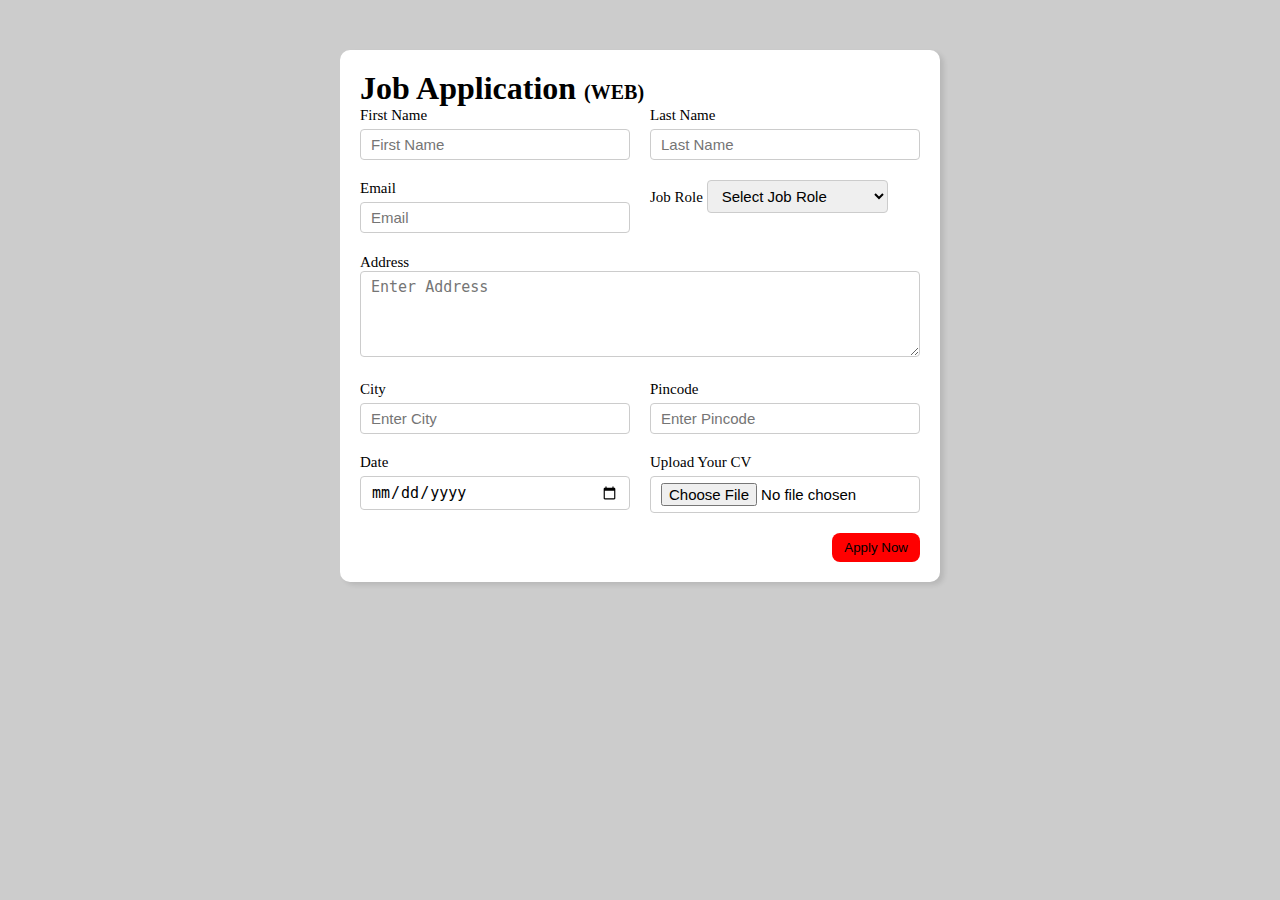
<file: Job Application/index.html>
<!DOCTYPE html>
<html lang="en">
<head>
    <meta charset="UTF-8">
    <meta http-equiv="X-UA-Compatible" content="IE=edge">
    <meta name="viewport" content="width=device-width, initial-scale=1.0">
    <title>Job Application</title>
    <link rel="stylesheet" href="style.css">
</head>
<body>
    <div class="container">
        <div class="apply-box">
            <h1>
                Job Application
                 <span class="title-small">(WEB)</span>
            </h1>
            <form action="">
                <div class="form-container">
                    <div class="form-controller">
                        <label for="First Name">
                        First Name
                        </label>
                        <input type="text" name="First Name" id="First Name" placeholder="First Name">
                    </div>
                    <div class="form-controller">
                        <label for="Last Name">
                        Last Name
                        </label>
                        <input type="text" name="Last Name" id="Last Name" placeholder="Last Name">
                    </div>
                    <div class="form-controller">
                        <label for="Email">
                        Email
                        </label>
                        <input type="email" name="Email" id="Email" placeholder="Email">
                    </div>
                    <div class="form-controller">
                        <label for="Job Role">
                        Job Role
                       <select name="Job Role" id="Job Role">
                        <option value="">Select Job Role</option>
                        <option value="">Frontend Developer</option>
                        <option value="">Backend Developer</option>
                        <option value="">Full Stack Developer</option>
                        <option value="">UI/UX Design</option>
                       </select>
                    </div>
                    <div class="text-area">
                        <label for="Address">
                            Address
                        </label>
                        <textarea name="Address" id="Address" cols="30
                        " rows="4" placeholder="Enter Address"></textarea>
                    </div>
                    <div class="form-controller">
                        <label for="City">
                            City
                        </label>
                        <input name="City" id="City" placeholder="Enter City">
                    </div>
                    <div class="form-controller">
                        <label for="Pincode">
                            Pincode
                        </label>
                        <input type="number" name="Pincode" id="Pincode" placeholder="Enter Pincode">
                    </div>
                    <div class="form-controller">
                        <label for="Date">
                            Date
                        </label>
                        <input value="28-09-2022" type="date" name="Date" id="Date">
                    </div>
                    <div class="form-controller">
                        <label for="Upload Your CV">
                            Upload Your CV
                        </label>
                        <input type="file" name="Upload Your CV" id="Upload Your CV">                       
                    </div>
                </div>
                <div class="button-container">
                    <button type="submit">Apply Now</button>
                </div>
            </form>
        </div>
    </div>
</body>
</html>
</file>
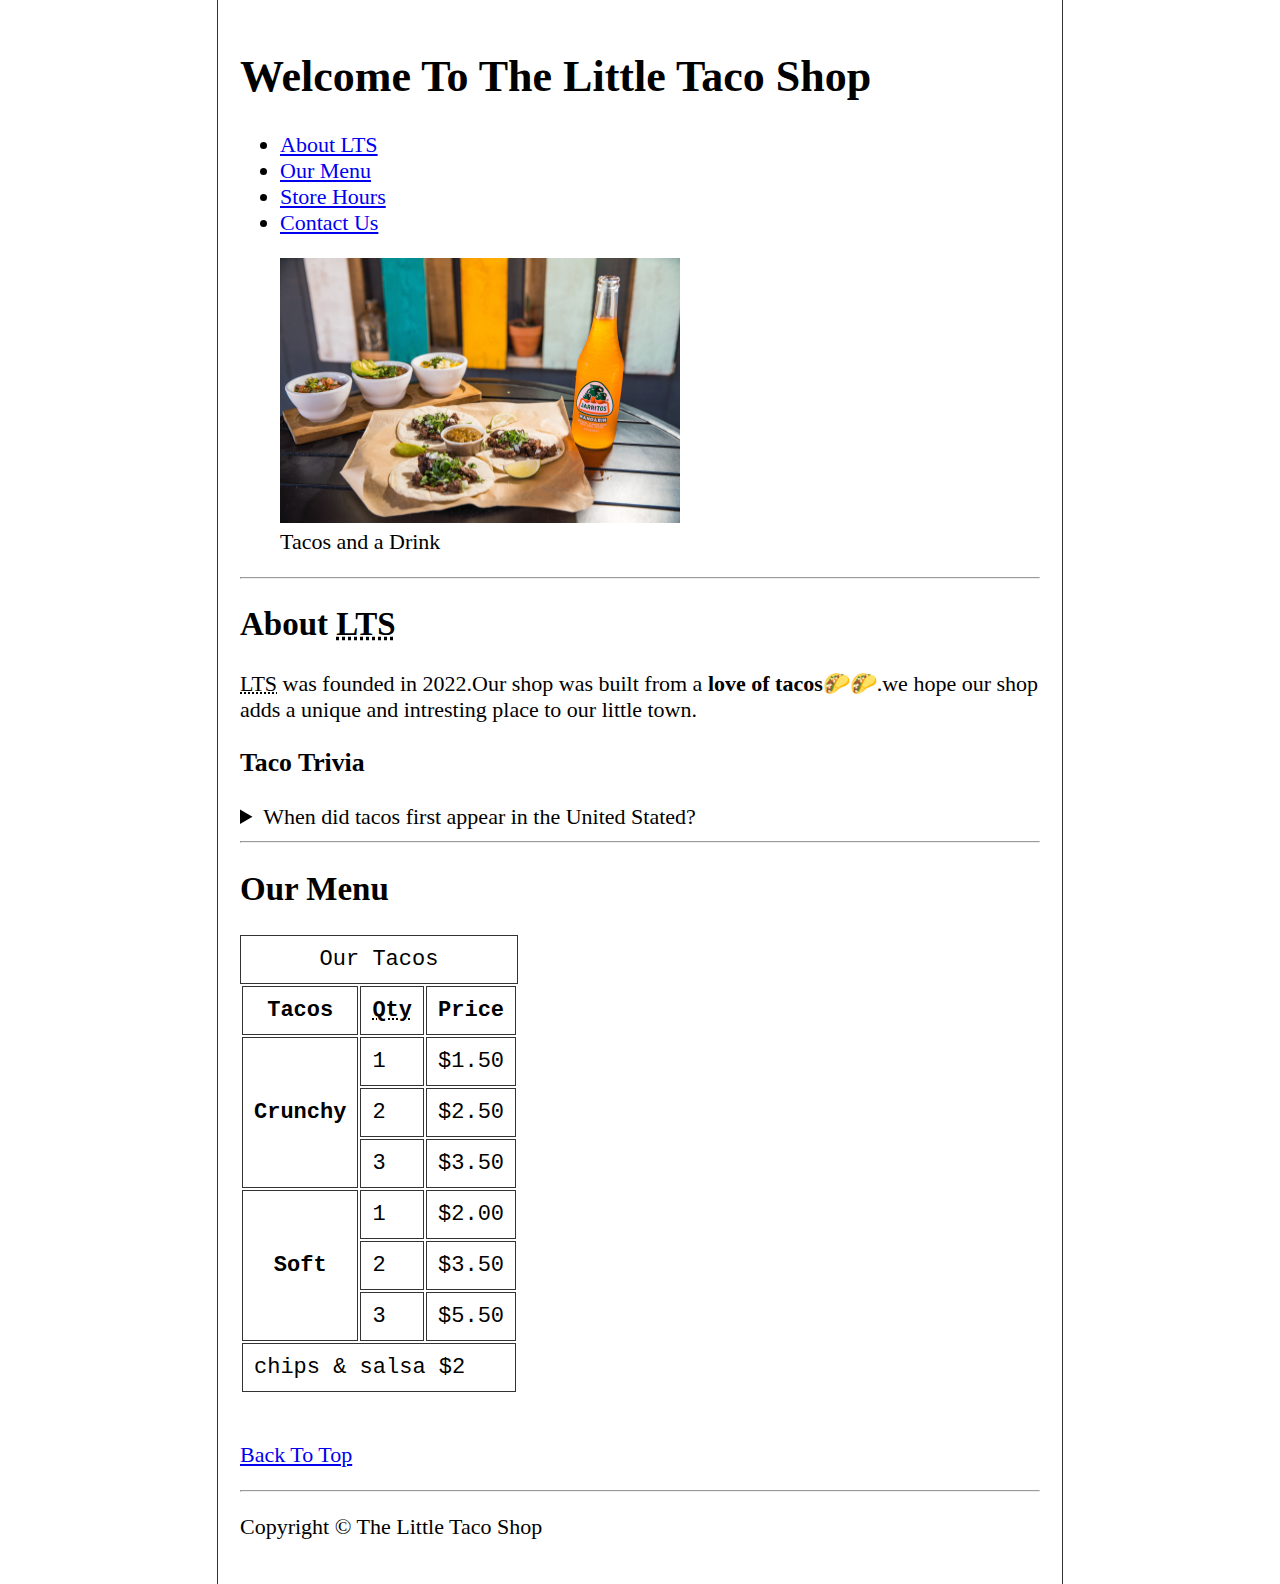
<file: Little Taco Shop Project/index.html>
<!DOCTYPE html>
<html lang="en">
<head>
    <meta charset="UTF-8">
    <meta http-equiv="X-UA-Compatible" content="IE=edge">
    <meta name="author" content="Aman Bharti">
    <meta name="description" content="The official website for the little taco shop">
    <title>The Little Taco Shop</title>
    <link rel="icon" href="favicon.ico" type="image/x-icon">
    <link rel="stylesheet" href="css/style.css">

</head>

<body> 
    <header>
        <h1>Welcome To The Little Taco Shop</h1>
        <nav>
            <ul>
                <li>
                    <a href="#about">About <abbr title="The Little Taco Shop">LTS</abbr></a>
                </li>
                <li>
                    <a href="#menu">Our Menu</a>
                </li>
                <li>
                    <a href="hours.html">Store Hours</a>
                </li>
                <li>
                    <a href="contact.html">Contact Us</a>
                </li>
            </ul>
        </nav>
        <figure>
            <img src="img/tacos_and_drink_400x267.png" alt="Tacos and Drink" title="We Love tacos!" width="400" height="265">
            <figcaption>
                Tacos and a Drink 
            </figcaption>
        </figure>
    </header> 
    <hr>
    <main>
        <article id="about">
            <h2>About <abbr title="The Little Taco Shop">LTS</abbr> </h2>
            <p>
                <abbr title="The Little Taco Shop">LTS</abbr> was founded in <time datetime="2022">2022</time>.Our shop
                was built from a <strong>love of tacos</strong>🌮🌮.we hope our shop adds a 
                unique and intresting
                place to our little town.
            </p>
            <aside>
                <h3> Taco Trivia</h3>
                <details>
                    <summary> When did tacos first appear in the United Stated?</summary>
                    <p>
                        I Don't Know
                    </p>
                </details>
            </aside>
        </article>
        <hr>
        <article id="menu">
            <h2>Our Menu</h2>
            <table>
                <caption>Our Tacos</caption>
                <thead>
                    <tr>
                        <th>Tacos</th>
                        <th scope="col"><abbr title="Quantity">Qty</abbr></th>
                        <th scope="col">Price</th>
                    </tr>
                </thead>
                <tbody>
                    <tr>
                        <th scope="row" rowspan="3">Crunchy</th>
                        <td>1</td>
                        <td>$1.50</td>
                    </tr>
                    <tr>
                        <td>2</td>
                        <td>$2.50</td>                     
                    </tr>
                    <tr>
                        <td>3</td>
                        <td>$3.50</td>                     
                    </tr>
                    <tr>
                        <th scope="row" rowspan="3">Soft</th>
                        <td>1</td>
                        <td>$2.00</td>
                    </tr>
                    <tr>
                        <td>2</td>
                        <td>$3.50</td>                     
                    </tr>
                    <tr>
                        <td>3</td>
                        <td>$5.50</td>                     
                    </tr>
                </tbody>
                <tfoot>
                    <tr>
                        <td colspan="3">chips &amp; salsa   $2                           
                        </td>
                    </tr>
                </tfoot>
            </table>
            <br>
            <p>
                <a href="#">Back To Top</a>
            </p>
        </article>
    </main> 
    <hr>
    <footer>
        <p>Copyright &copy; The Little Taco Shop</p>
    </footer>
</body>

</html>
</file>
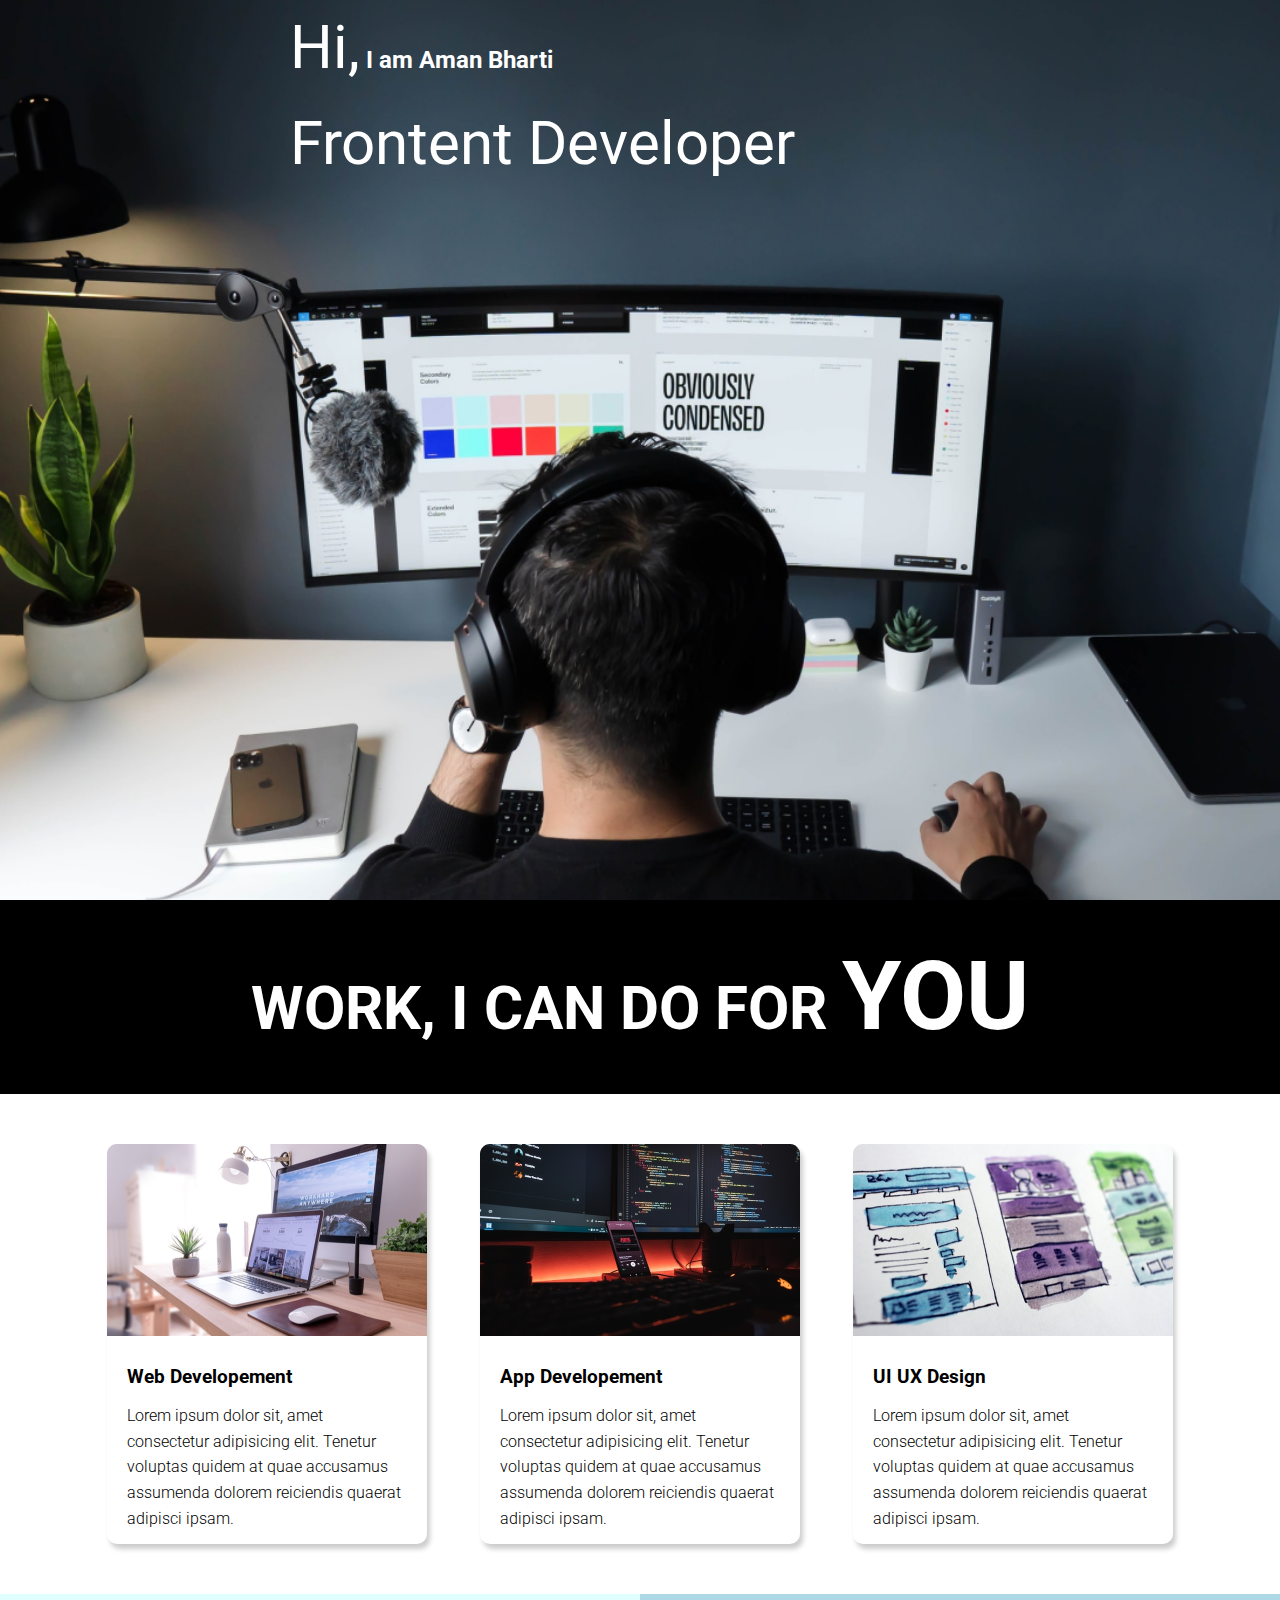
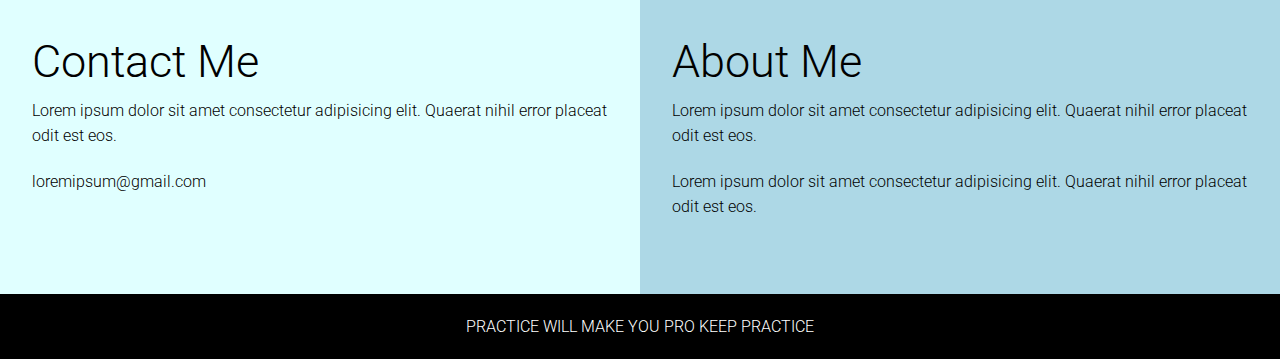
<file: Portfolio website/index.html>
<!DOCTYPE html>
<html lang="en">
<head>
    <meta charset="UTF-8">
    <meta http-equiv="X-UA-Compatible" content="IE=edge">
    <meta name="viewport" content="width=device-width, initial-scale=1.0">
    <title>Developer | Landing Page</title>
    <link rel="stylesheet" href="style.css">
</head>
<body>
    <section class="hero-section">
       <div class="text-container">
        <h2><span class="lg-text">Hi,</span> I am Aman Bharti</h2>
        <h1><span class="lg-text">Frontent Developer</span></h1>
       </div> 
    </section>
    <section class="black">
        <h2>WORK, I CAN DO FOR <span>YOU</span></h2>
    </section>
    <section class="work">
       <div class="grid-item">
        <div class="card">
            <div class="image-container">
                <img src="web.png" alt="web developement">
            </div>
            <div class="card-container">
                <h3>Web Developement</h3>
                <p>Lorem ipsum dolor sit, amet consectetur adipisicing elit. Tenetur voluptas quidem at quae accusamus assumenda
                    dolorem reiciendis quaerat adipisci ipsam.</p>
            </div>
        </div>
       </div>
       <div class="grid-item">
        <div class="card">
            <div class="image-container">
                <img src="mobile.png" alt="web developement">
            </div>
            <div class="card-container">
                <h3>App Developement</h3>
                <p>Lorem ipsum dolor sit, amet consectetur adipisicing elit. Tenetur voluptas quidem at quae accusamus assumenda
                    dolorem
                    reiciendis quaerat adipisci ipsam.</p>
            </div>
        </div>
       </div>
       <div class="grid-item">
        <div class="card">
            <div class="image-container">
                <img src="uiux.png" alt="web developement">
            </div>
            <div class="card-container">
                <h3>UI UX Design</h3>
                <p>Lorem ipsum dolor sit, amet consectetur adipisicing elit. Tenetur voluptas quidem at quae accusamus assumenda
                    dolorem
                    reiciendis quaerat adipisci ipsam.</p>
            </div>
        </div>
       </div>
      
    </section>
    <section class="bottom-section">
        <div class="contact">
            <h2>Contact Me</h2>
            <p>Lorem ipsum dolor sit amet consectetur adipisicing elit. Quaerat nihil error placeat odit est eos.</p>
            <p>loremipsum@gmail.com</p>
        </div>
        <div class="about">
            <h2>About Me</h2>
            <p>Lorem ipsum dolor sit amet consectetur adipisicing elit. Quaerat nihil error placeat odit est eos.</p><p>Lorem ipsum dolor sit amet consectetur adipisicing elit. Quaerat nihil error placeat odit est eos.</p>
        </div>
    </section>
    <footer>
        Practice Will Make You Pro Keep Practice
    </footer>
</body>
</html>
</file>
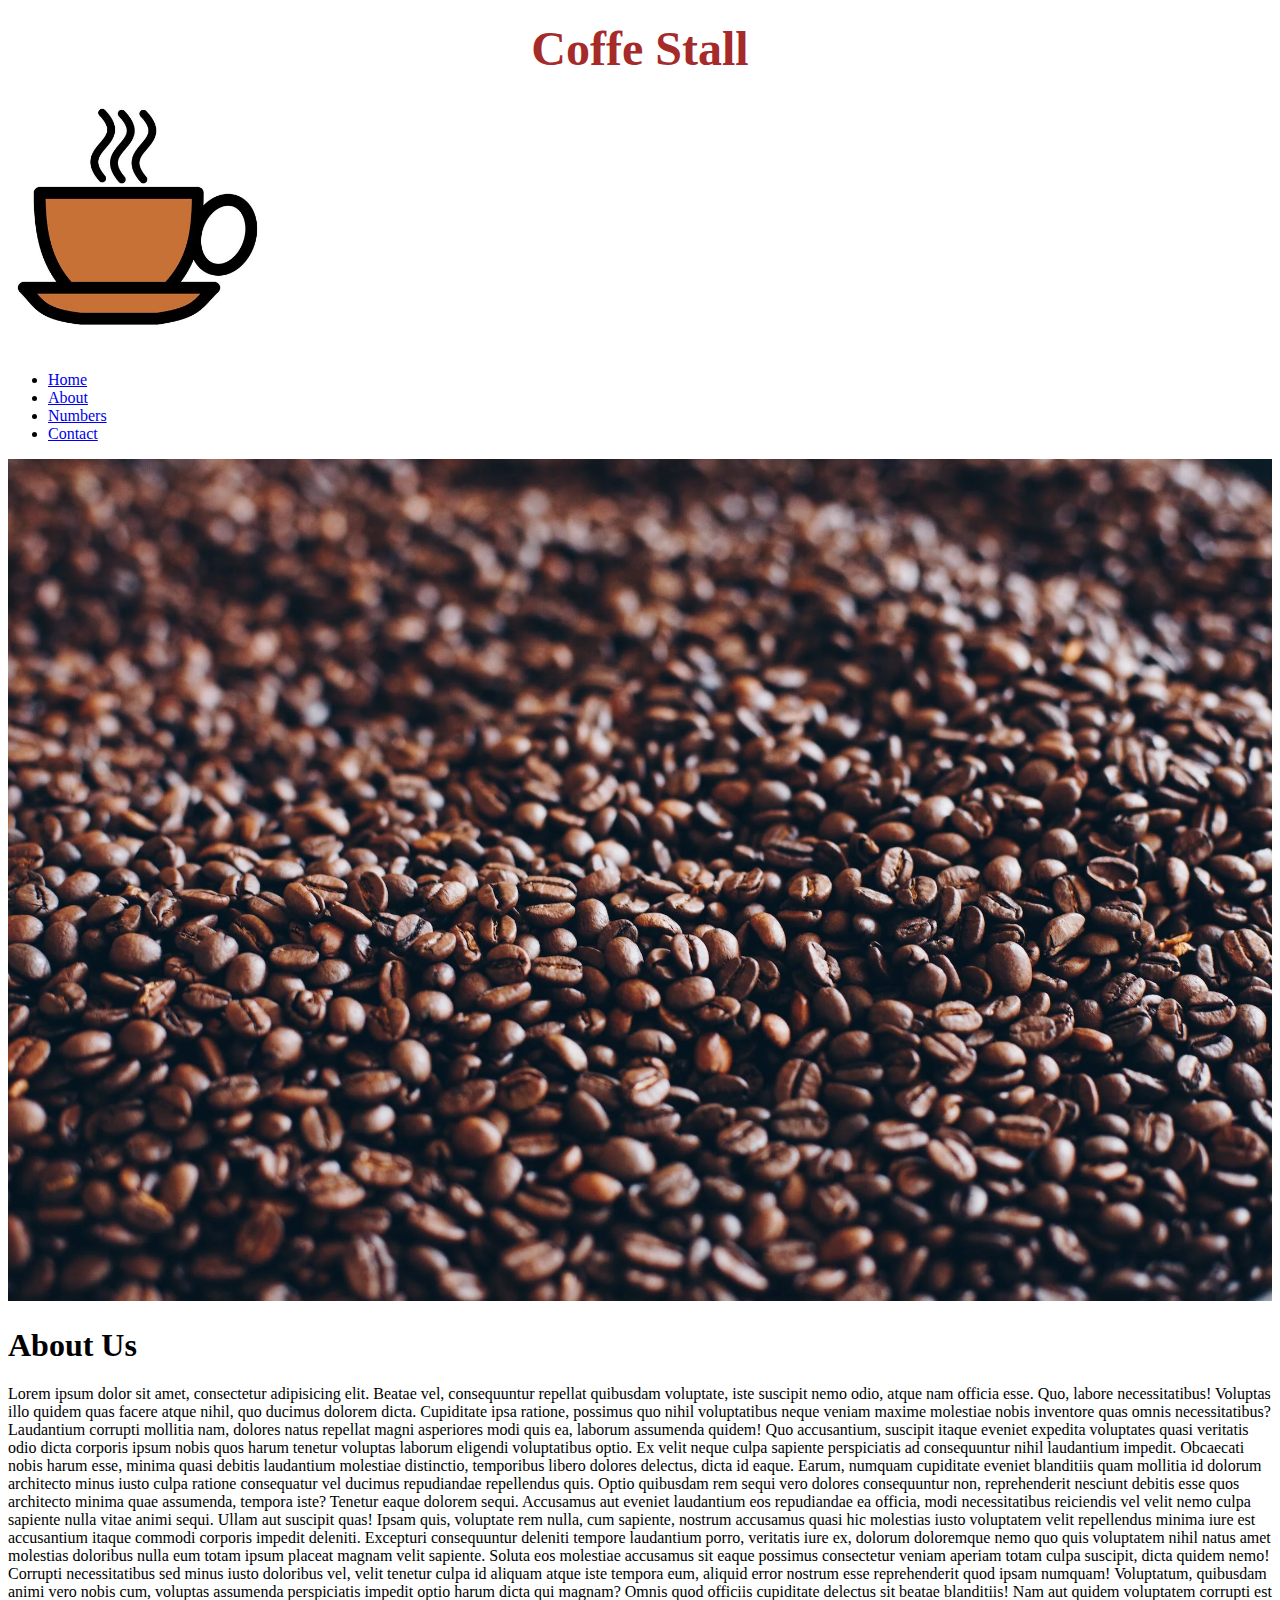
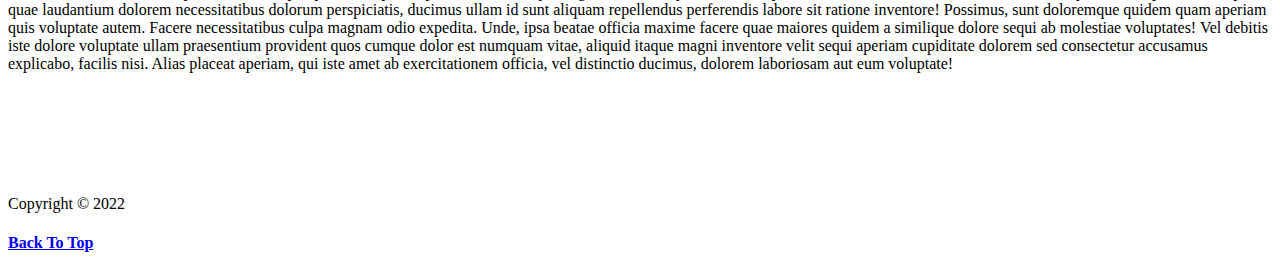
<file: CoffeProject/about.html>
<!DOCTYPE html>
<html lang="en">
<head>
    <meta charset="UTF-8">
    <meta http-equiv="X-UA-Compatible" content="IE=edge">
    <meta name="viewport" content="width=device-width, initial-scale=1.0">
    <title>About</title>
</head>
<body>
   <h1 align="center"><font size="15" color="Brown" id="logo">Coffe Stall</font></h1>
    <img src="kaafi.jpg" width="20%" alt="">
   <ul>
    <li><a href="index.html">Home</a></li>
    <li><a href="about.html">About</a></li>
    <li><a href="number.html">Numbers</a></li>
    <li><a href="contact.html">Contact</a></li>
</ul>
    <img src="pexels-photo-773958.webp" width="100%" alt="Coffe Beans">
   <h1>About Us</h1>
   <p>Lorem ipsum dolor sit amet, consectetur adipisicing elit. Beatae vel, consequuntur repellat quibusdam voluptate, iste suscipit nemo odio, atque nam officia esse. Quo, labore necessitatibus! Voluptas illo quidem quas facere atque nihil, quo ducimus dolorem dicta. Cupiditate ipsa ratione, possimus quo nihil voluptatibus neque veniam maxime molestiae nobis inventore quas omnis necessitatibus? Laudantium corrupti mollitia nam, dolores natus repellat magni asperiores modi quis ea, laborum assumenda quidem! Quo accusantium, suscipit itaque eveniet expedita voluptates quasi veritatis odio dicta corporis ipsum nobis quos harum tenetur voluptas laborum eligendi voluptatibus optio. Ex velit neque culpa sapiente perspiciatis ad consequuntur nihil laudantium impedit. Obcaecati nobis harum esse, minima quasi debitis laudantium molestiae distinctio, temporibus libero dolores delectus, dicta id eaque. Earum, numquam cupiditate eveniet blanditiis quam mollitia id dolorum architecto minus iusto culpa ratione consequatur vel ducimus repudiandae repellendus quis. Optio quibusdam rem sequi vero dolores consequuntur non, reprehenderit nesciunt debitis esse quos architecto minima quae assumenda, tempora iste? Tenetur eaque dolorem sequi. Accusamus aut eveniet laudantium eos repudiandae ea officia, modi necessitatibus reiciendis vel velit nemo culpa sapiente nulla vitae animi sequi. Ullam aut suscipit quas! Ipsam quis, voluptate rem nulla, cum sapiente, nostrum accusamus quasi hic molestias iusto voluptatem velit repellendus minima iure est accusantium itaque commodi corporis impedit deleniti. Excepturi consequuntur deleniti tempore laudantium porro, veritatis iure ex, dolorum doloremque nemo quo quis voluptatem nihil natus amet molestias doloribus nulla eum totam ipsum placeat magnam velit sapiente. Soluta eos molestiae accusamus sit eaque possimus consectetur veniam aperiam totam culpa suscipit, dicta quidem nemo! Corrupti necessitatibus sed minus iusto doloribus vel, velit tenetur culpa id aliquam atque iste tempora eum, aliquid error nostrum esse reprehenderit quod ipsam numquam! Voluptatum, quibusdam animi vero nobis cum, voluptas assumenda perspiciatis impedit optio harum dicta qui magnam? Omnis quod officiis cupiditate delectus sit beatae blanditiis! Nam aut quidem voluptatem corrupti est quae laudantium dolorem necessitatibus dolorum perspiciatis, ducimus ullam id sunt aliquam repellendus perferendis labore sit ratione inventore! Possimus, sunt doloremque quidem quam aperiam quis voluptate autem. Facere necessitatibus culpa magnam odio expedita. Unde, ipsa beatae officia maxime facere quae maiores quidem a similique dolore sequi ab molestiae voluptates! Vel debitis iste dolore voluptate ullam praesentium provident quos cumque dolor est numquam vitae, aliquid itaque magni inventore velit sequi aperiam cupiditate dolorem sed consectetur accusamus explicabo, facilis nisi. Alias placeat aperiam, qui iste amet ab exercitationem officia, vel distinctio ducimus, dolorem laboriosam aut eum voluptate!</p>
   
    <br>
    <br>
    <br>
    <br>
    <br>
    <p>Copyright &copy; 2022</p>
    <h4><a href="#logo">Back To Top</a></h4>
</body>
</html>
</file>
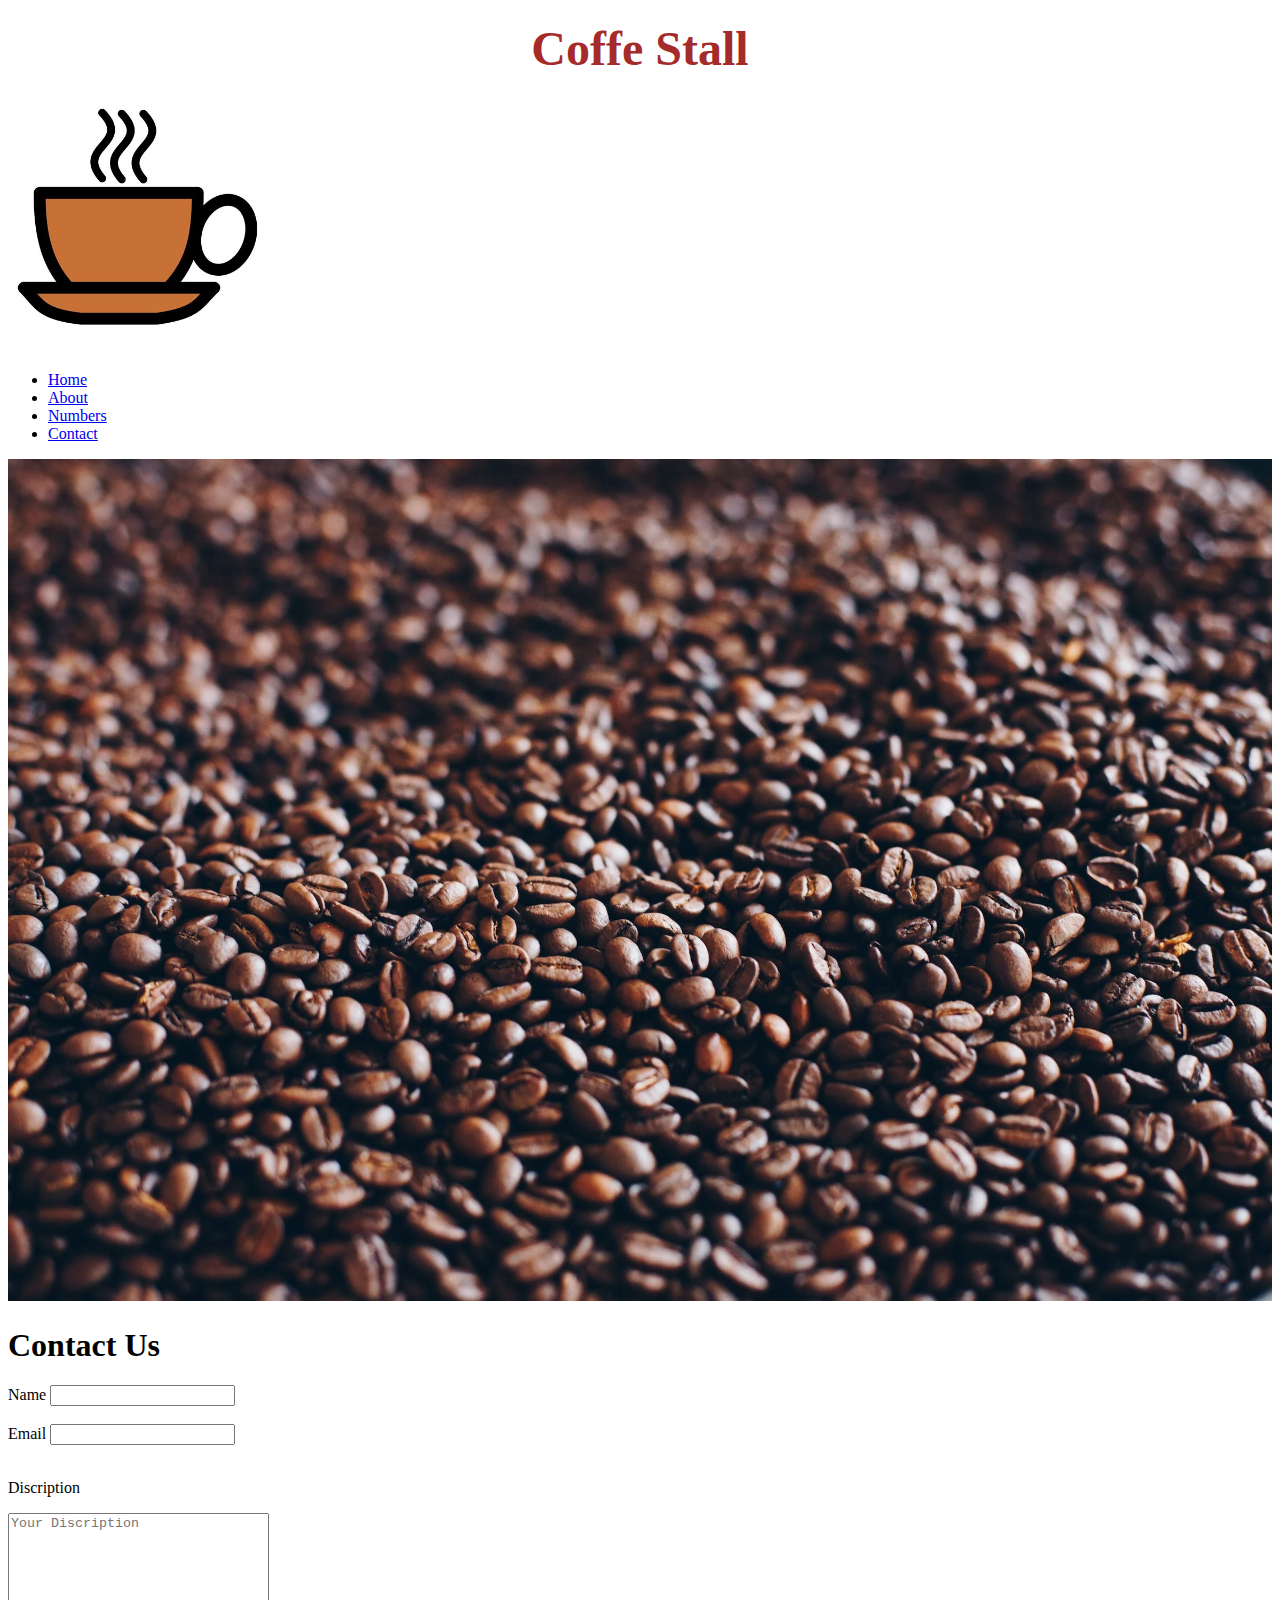
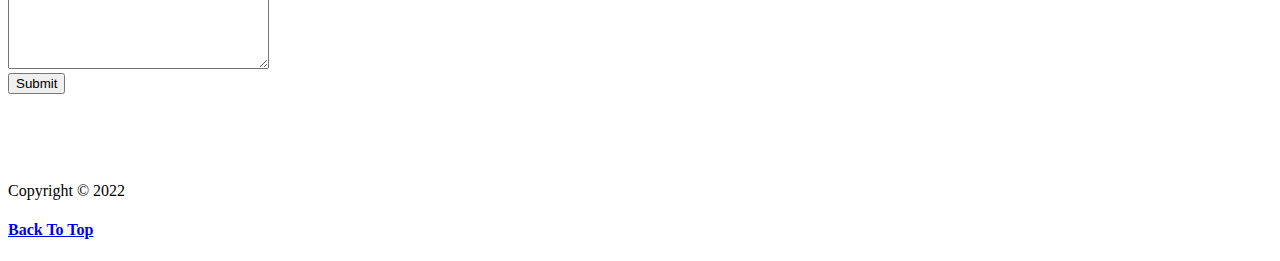
<file: CoffeProject/contact.html>
<!DOCTYPE html>
<html lang="en">
<head>
    <meta charset="UTF-8">
    <meta http-equiv="X-UA-Compatible" content="IE=edge">
    <meta name="viewport" content="width=device-width, initial-scale=1.0">
    <title>Contact</title>
</head>
<body>
   <h1 align="center"><font size="15" color="Brown" id="logo">Coffe Stall</font></h1>
    <img src="kaafi.jpg" width="20%" alt="">
   <ul>
    <li><a href="index.html">Home</a></li>
    <li><a href="about.html">About</a></li>
    <li><a href="number.html">Numbers</a></li>
    <li><a href="contact.html">Contact</a></li>
</ul>
    <img src="pexels-photo-773958.webp" width="100%" alt="Coffe Beans">
    <h1>Contact Us</h1>
    <form action=""></form>
    <label for="Name">Name </label>
    <input type="text" name="Name" id="Name">
    <br><br>
    <label for="Email">Email</label>
    <input type="email" name="email" id="email">
    <br>
    <br>
    <p>Discription</p>
    <textarea name="description" id="" cols="30" rows="10" placeholder="Your Discription"></textarea>
    <br>
    <button>Submit</button>
    <br>
    <br>
    <br>
    <br>
    <br>
    <p>Copyright &copy; 2022</p>
    <h4><a href="#logo">Back To Top</a></h4>
</body>
</html>
</file>
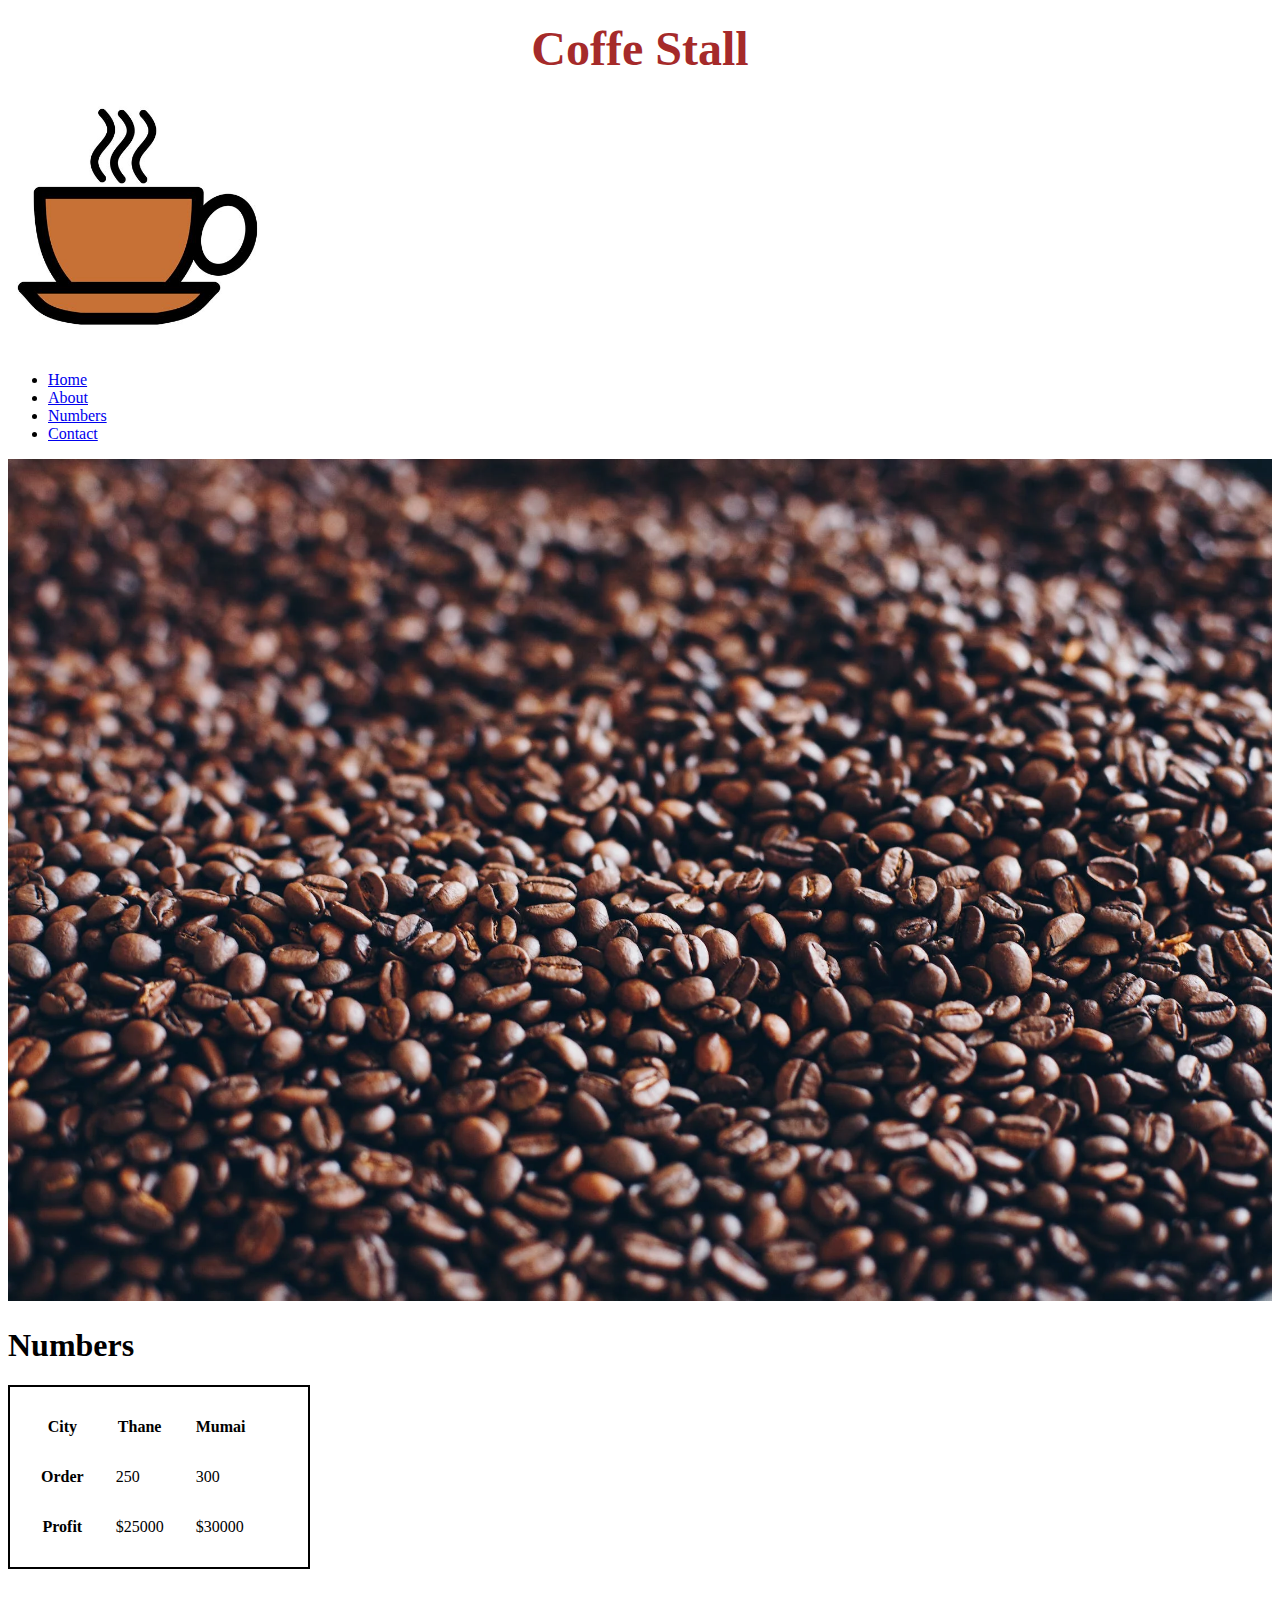
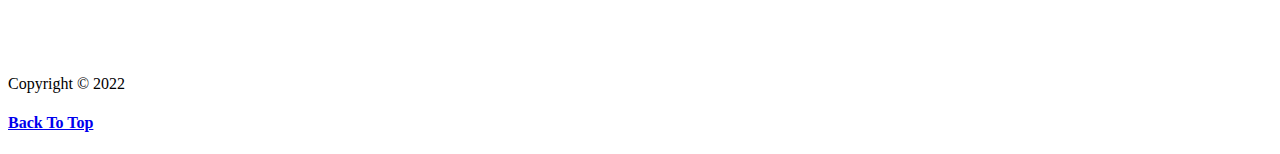
<file: CoffeProject/number.html>
<!DOCTYPE html>
<html lang="en">
<head>
    <meta charset="UTF-8">
    <meta http-equiv="X-UA-Compatible" content="IE=edge">
    <meta name="viewport" content="width=device-width, initial-scale=1.0">
    <title>Numbers</title>
</head>
<body>
   <h1 align="center"><font size="15" color="Brown" id="logo">Coffe Stall</font></h1>
    <img src="kaafi.jpg" width="20%" alt="">
   <ul>
    <li><a href="index.html">Home</a></li>
    <li><a href="about.html">About</a></li>
    <li><a href="number.html">Numbers</a></li>
    <li><a href="contact.html">Contact</a></li>
</ul>
    <img src="pexels-photo-773958.webp" width="100%" alt="Coffe Beans">
    <h1>Numbers</h1>
    <table style="border: 2px solid black; border-spacing: 30px;">
        <tr>
            <th>City</th>
            <th>Thane</th>
            <th>Mumai</th>
        </tr>
        <tr>
            <th>Order</th>
            <td>250</td>
            <td>300</td>
            <td></td>
        </tr>
        <tr>
            <th>Profit</th>
            <td>$25000</td>
            <td>$30000</td>
            <td></td>
        </tr>
    </table>
    <br>
    <br>
    <br>
    <br>
    <br>
    <p>Copyright &copy; 2022</p>
    <h4><a href="#logo">Back To Top</a></h4>
</body>
</html>
</file>
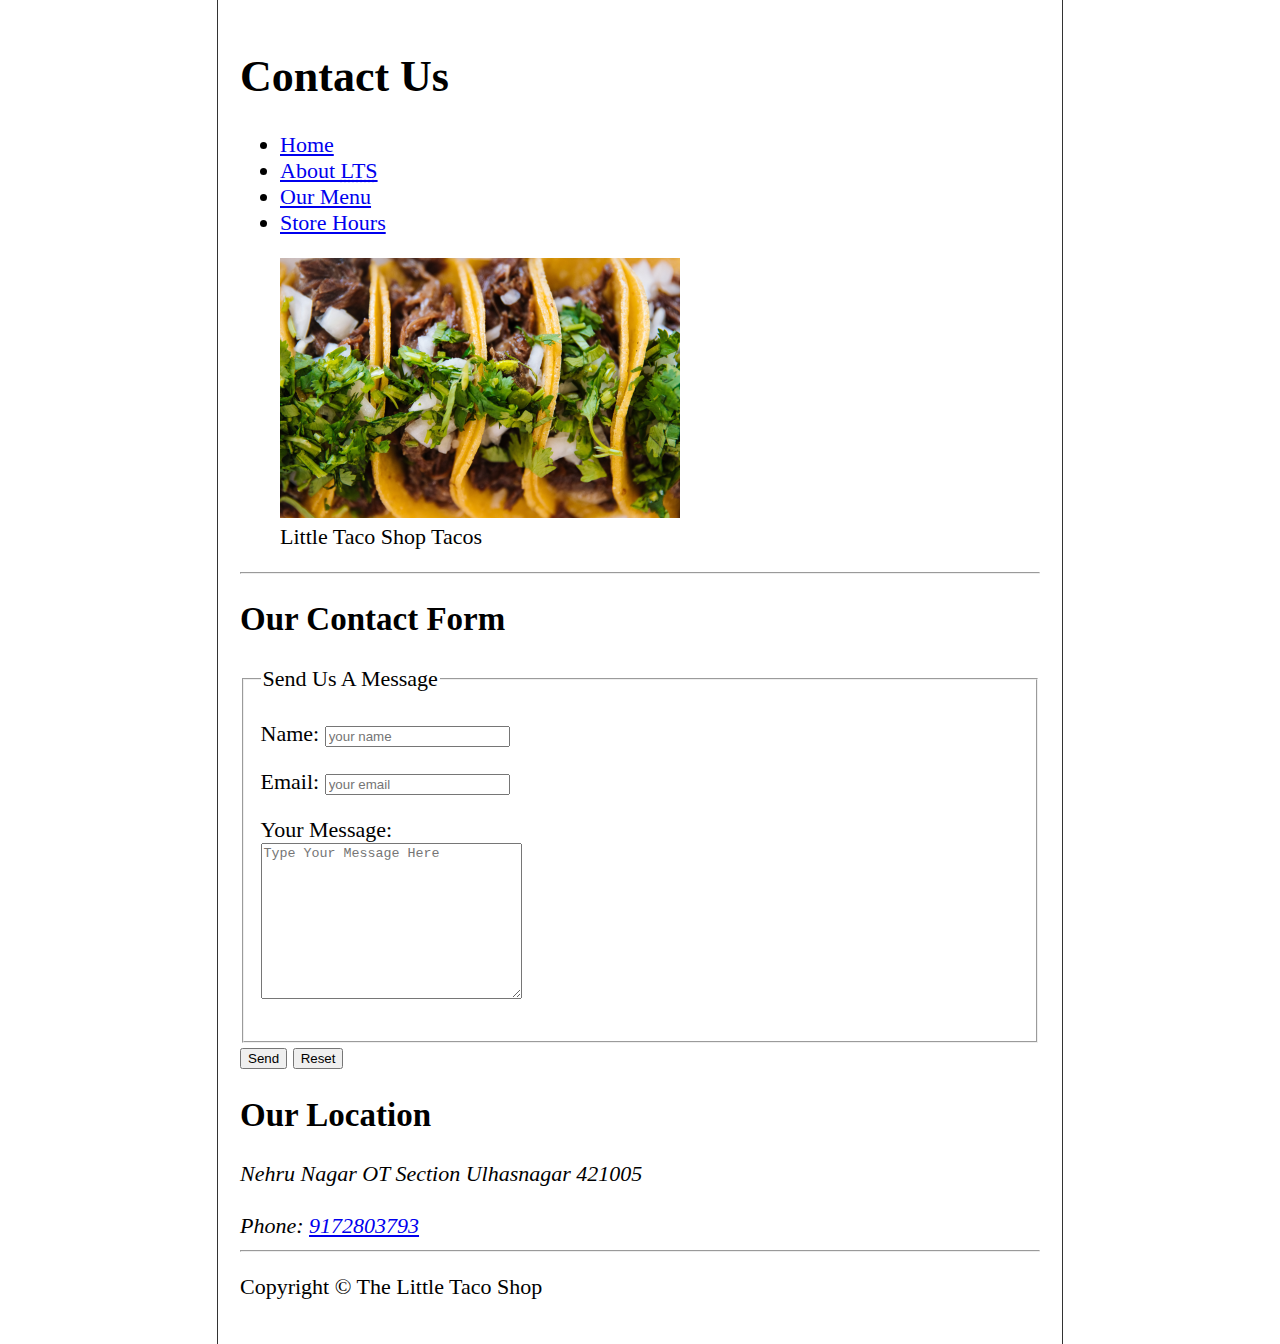
<file: Little Taco Shop Project/contact.html>
<!DOCTYPE html>
<html lang="en">
<head>
    <meta charset="UTF-8">
    <meta http-equiv="X-UA-Compatible" content="IE=edge">
    <meta name="author" content="Aman Bharti">
    <meta name="description" content="Contact for the little taco shop">
    <title>Contact Us - LTS</title>
    <link rel="icon" href="favicon.ico" type="image/x-icon">
    <link rel="stylesheet" href="css/style.css">

</head>

<body> 
    <header>
        <h1>Contact Us</h1>
        <nav>
            <ul>
                <li>
                    <a href="/">Home</a>
                </li>
                <li>
                    <a href="/#about">About <abbr title="The Little Taco Shop">LTS</abbr></a>
                </li>
                <li>
                    <a href="/#menu">Our Menu</a>
                </li>
                <li>
                    <a href="hours.html">Store Hours</a>
                </li>
            </ul>
        </nav>
        <figure>
            <img src="img/tacos_close_up_400x260.png" alt="Little Taco Shop Tacos" title="We Love tacos!" width="400" height="260">
            <figcaption>
                Little Taco Shop Tacos
            </figcaption>
        </figure>
    </header> 
    <hr>
    <main>
        <section>
        <h2>Our Contact Form</h2>
        <form action="http://httpbin.org/get" method="get">
            <fieldset>
                <legend>Send Us A Message</legend>
                <p>
                    <label for="name">Name:</label>
                    <input type="text" name="name" id="name" placeholder="your name" required>
                </p>
                <p>
                    <label for="email">Email:</label>
                    <input type="email" name="email" id="email" placeholder="your email" required>
                </p>
                <p>
                    <label for="message">Your Message:</label><br>
                    <textarea name="message" id="message" cols="30" rows="10" placeholder="Type Your Message Here"></textarea>
                </p>
            </fieldset>
            <button type="submit">Send</button>
            <button type="reset">Reset</button>
        </form>
    </section>
    <section>
        <h2>Our Location</h2>
        <address>Nehru Nagar OT Section Ulhasnagar 421005
            <br><br>
            Phone: <a href="tel:+91 9172803793">9172803793</a>
        </address>
    </section>
    </main> 
    <hr>
    <footer>
        <p>Copyright &copy; The Little Taco Shop</p>
    </footer>
</body>

</html>
</file>
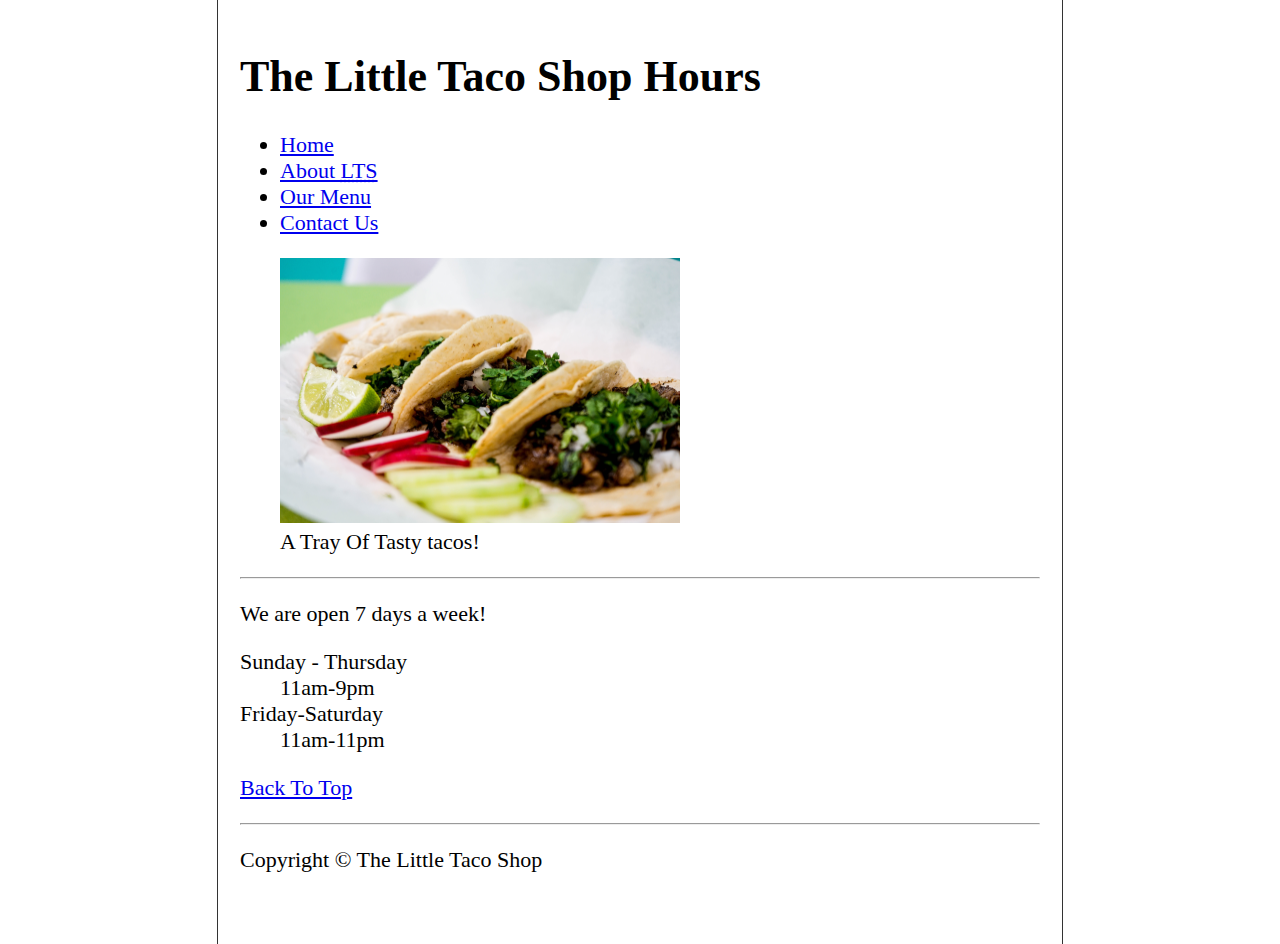
<file: Little Taco Shop Project/hours.html>
<!DOCTYPE html>
<html lang="en">
<head>
    <meta charset="UTF-8">
    <meta http-equiv="X-UA-Compatible" content="IE=edge">
    <meta name="author" content="Aman Bharti">
    <meta name="description" content="Store Hours for the little taco shop">
    <title>LTS Hours</title>
    <link rel="icon" href="favicon.ico" type="image/x-icon">
    <link rel="stylesheet" href="css/style.css">

</head>

<body> 
    <header>
        <h1>The Little Taco Shop Hours</h1>
        <nav>
            <ul>
                <li>
                    <a href="/">Home</a>
                </li>
                <li>
                    <a href="/#about">About <abbr title="The Little Taco Shop">LTS</abbr></a>
                </li>
                <li>
                    <a href="/#menu">Our Menu</a>
                </li>
                <li>
                    <a href="contact.html">Contact Us</a>
                </li>
            </ul>
        </nav>
        <figure>
            <img src="img/tacos_tray_400x267.png" alt="A Tray Of Tasty tacos" title="We Love Tray Of tacos!" width="400" height="265">
            <figcaption>
                A Tray Of Tasty tacos!
            </figcaption>
        </figure>
    </header> 
    <hr>
    <main>
       <p>
        We are open 7 days a week!
       </p>
       <dl>
        <dt>Sunday - Thursday</dt>
        <dd>11am-9pm</dd>
        <dt>Friday-Saturday</dt>
        <dd>11am-11pm</dd>
       </dl>
       <p>
        <a href="#">Back To Top</a>
       </p>
    </main> 
    <hr>
    <footer>
        <p>Copyright &copy; The Little Taco Shop</p>
    </footer>
</body>

</html>
</file>
<file: Job Application/style.css>
* {
   margin: 0;
   padding: 0;
   box-sizing: border-box;
}

body {
   background-color: #ccc;
}

.container {
   max-width: 900px;
   margin: 0 auto;
}

.apply-box {
   max-width: 600px;
   padding: 20px;
   background-color: white;
   margin: 0 auto;
   margin-top: 50px;
   box-shadow: 4px 3px 5px rgba(1, 1, 1, 0.1);
   border-radius: 10px;
}

.title-small {
   font-size: 20px;
}

.form-container {
   display: grid;
   grid-template-columns: repeat(auto-fit, minmax(200px, 1fr));
   gap: 20px;

}

.form-controller {
   display: flex;
   flex-direction: column;
}

label {
   font-size: 15px;
   margin-bottom: 5px;
}

input,
select,
textarea {
   padding: 6px 10px;
   border: 1px solid #ccc;
   border-radius: 4px;
   font-size: 15px;
}

input:focus {
   outline-color: rebeccapurple;
}

.button-container {
   display: flex;
   justify-content: end;
   margin-top: 20px;
}

button {
   background-color: red;
   border: transparent solid 2px;
   padding: 5px 10px;
   border-radius: 8px;
   transition: 0.3s ease-in;
}

button:hover {
   background-color: #ccc;
   border: 2px solid red;
   color: black;
   transition: 0.3s ease-in;
   cursor: pointer;
}

.text-area {
   grid-column: 1/span 2;
}

.text-area textarea {
   width: 100%;
}

@media (max-width:460px) {
   .text-area {
      grid-column: 1/span 1;
   }
}
</file>
<file: Little Taco Shop Project/css/style.css>
html {
    font-size: 22px;
}

body {
    min-height: 100vh;
    max-width: 800px;
    margin: 0 auto;
    padding: 1rem;
    border-left: 1px solid #333;
    border-right: 1px solid #333;
}

th, td, caption {
    border: 1px solid #333;
    font-family: 'Courier New', Courier, monospace;
    border-collapse: separate;
    padding: 0.5rem;
}
</file>
<file: Portfolio website/style.css>
@import url('https://fonts.googleapis.com/css2?family=Roboto:ital,wght@0,100;0,300;0,400;1,100;1,300;1,400&family=Source+Sans+Pro:ital,wght@1,900&display=swap');
*{
    margin: 0;
    padding: 0;
    box-sizing: border-box;
}
html, body{
    line-height: 1.6;
    font-weight: 300;
    font-family: 'Roboto', sans-serif;
}
.hero-section{
    background-image: url(developer.png);
    min-height: 100vh;
    background-position: center;
    background-size: cover;
    background-repeat: no-repeat;
}
.text-container{
    color: white;
    max-width: 900px;
    margin: 0 auto;
    padding-left: 100px;    
}
.lg-text{
    font-size: 60px;
    font-weight: 400;
}
.black{
    background-color: black;
    padding: 20px;
}
.black h2{
    font-weight: 400px;
    font-size: 60px ;
    text-align: center;
    color: white;
}
.black h2 span{
    font-weight: 400px;
    font-size: 96px;
}
.work{
    display: grid;
    grid-template-columns: repeat(auto-fit, minmax(320px, 1fr));
    gap: 20px;
    margin: 50px auto;
    max-width: 1100px;
    
}
.card{
    max-width: 320px;
    height: 400px;
    border-radius: 10px;
    box-shadow: 3px 5px 5px rgba(1, 1, 1, 0.2);
}
.grid-item{
    display: flex;
    justify-content: center;
    align-items: center;
}
.card-container{
    padding: 20px;

}
.card-container h3{
    margin-bottom: 10px;
}
.card:hover{
    transform: scale(1.04);
    box-shadow: 3px 5px 5px rgba(1, 1, 1, 0.3);
    transition: 0.2s ease-in-out;
}
.bottom-section{
    display: flex;
}
.contact{
    background-color: lightcyan;
}
.about{
    background-color: lightblue;
}
.contact,.about{
    min-height: 300px;
    padding: 32px;
    color: black;
}
.about p,
.contact p{
    margin-bottom: 20px;
}
.about h2,
.contact h2 {
    font-size: 45px;
    font-weight: 300;
}
footer{
    text-align: center;
    text-transform: uppercase;
    background-color: #000;
    padding: 20px;
    color: white;
}
</file>
